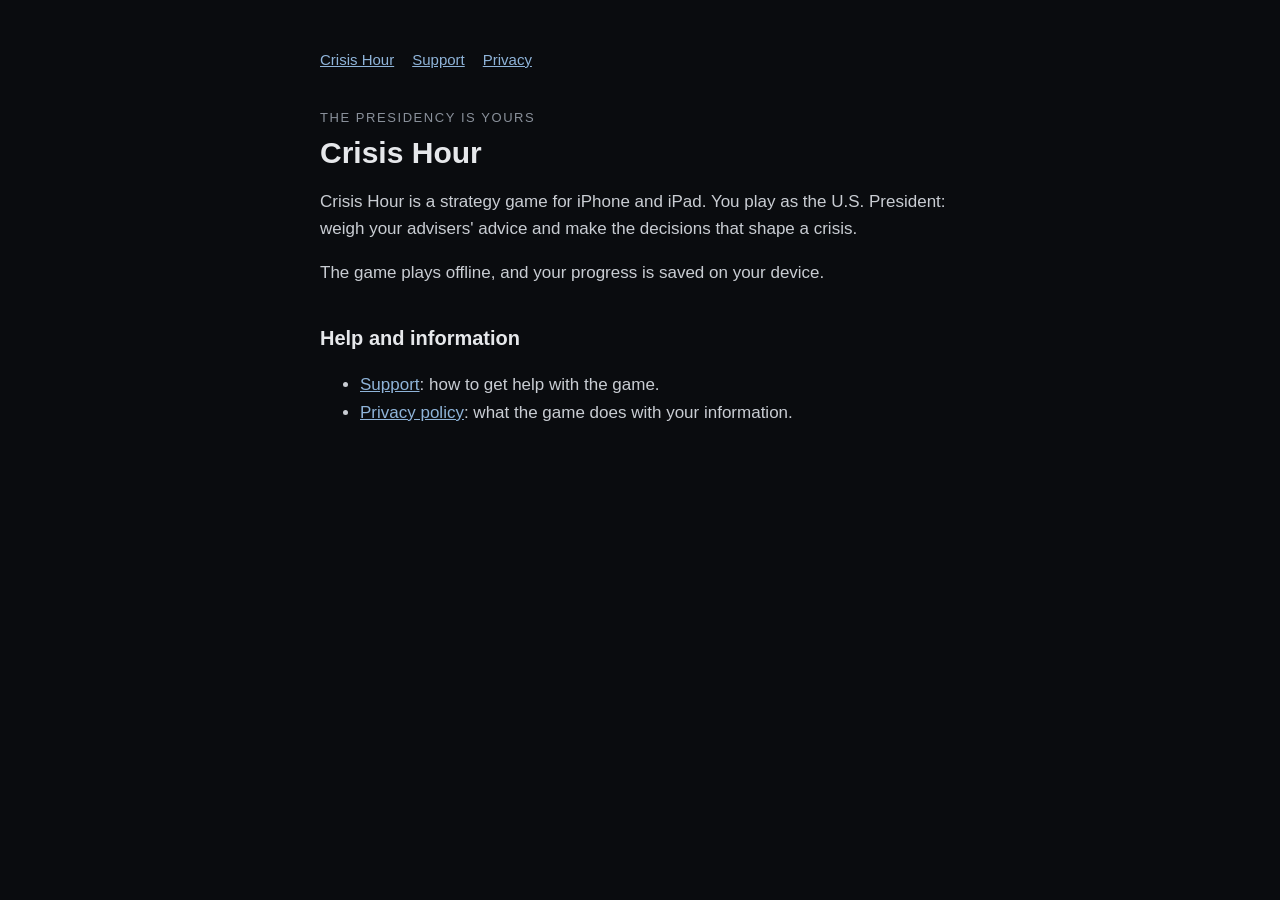
<file: index.html>
<!doctype html>
<html lang="en">
<head>
<meta charset="utf-8">
<meta name="viewport" content="width=device-width, initial-scale=1">
<title>Crisis Hour</title>
<link rel="stylesheet" href="style.css">
</head>
<body>
<main>
<nav><a href="index.html">Crisis Hour</a><a href="support.html">Support</a><a href="privacy.html">Privacy</a></nav>
<p class="kicker">The presidency is yours</p>
<h1>Crisis Hour</h1>
<p>Crisis Hour is a strategy game for iPhone and iPad. You play as the U.S. President: weigh your advisers' advice and make the decisions that shape a crisis.</p>
<p>The game plays offline, and your progress is saved on your device.</p>
<h2>Help and information</h2>
<ul>
<li><a href="support.html">Support</a>: how to get help with the game.</li>
<li><a href="privacy.html">Privacy policy</a>: what the game does with your information.</li>
</ul>
</main>
</body>
</html>
</file>
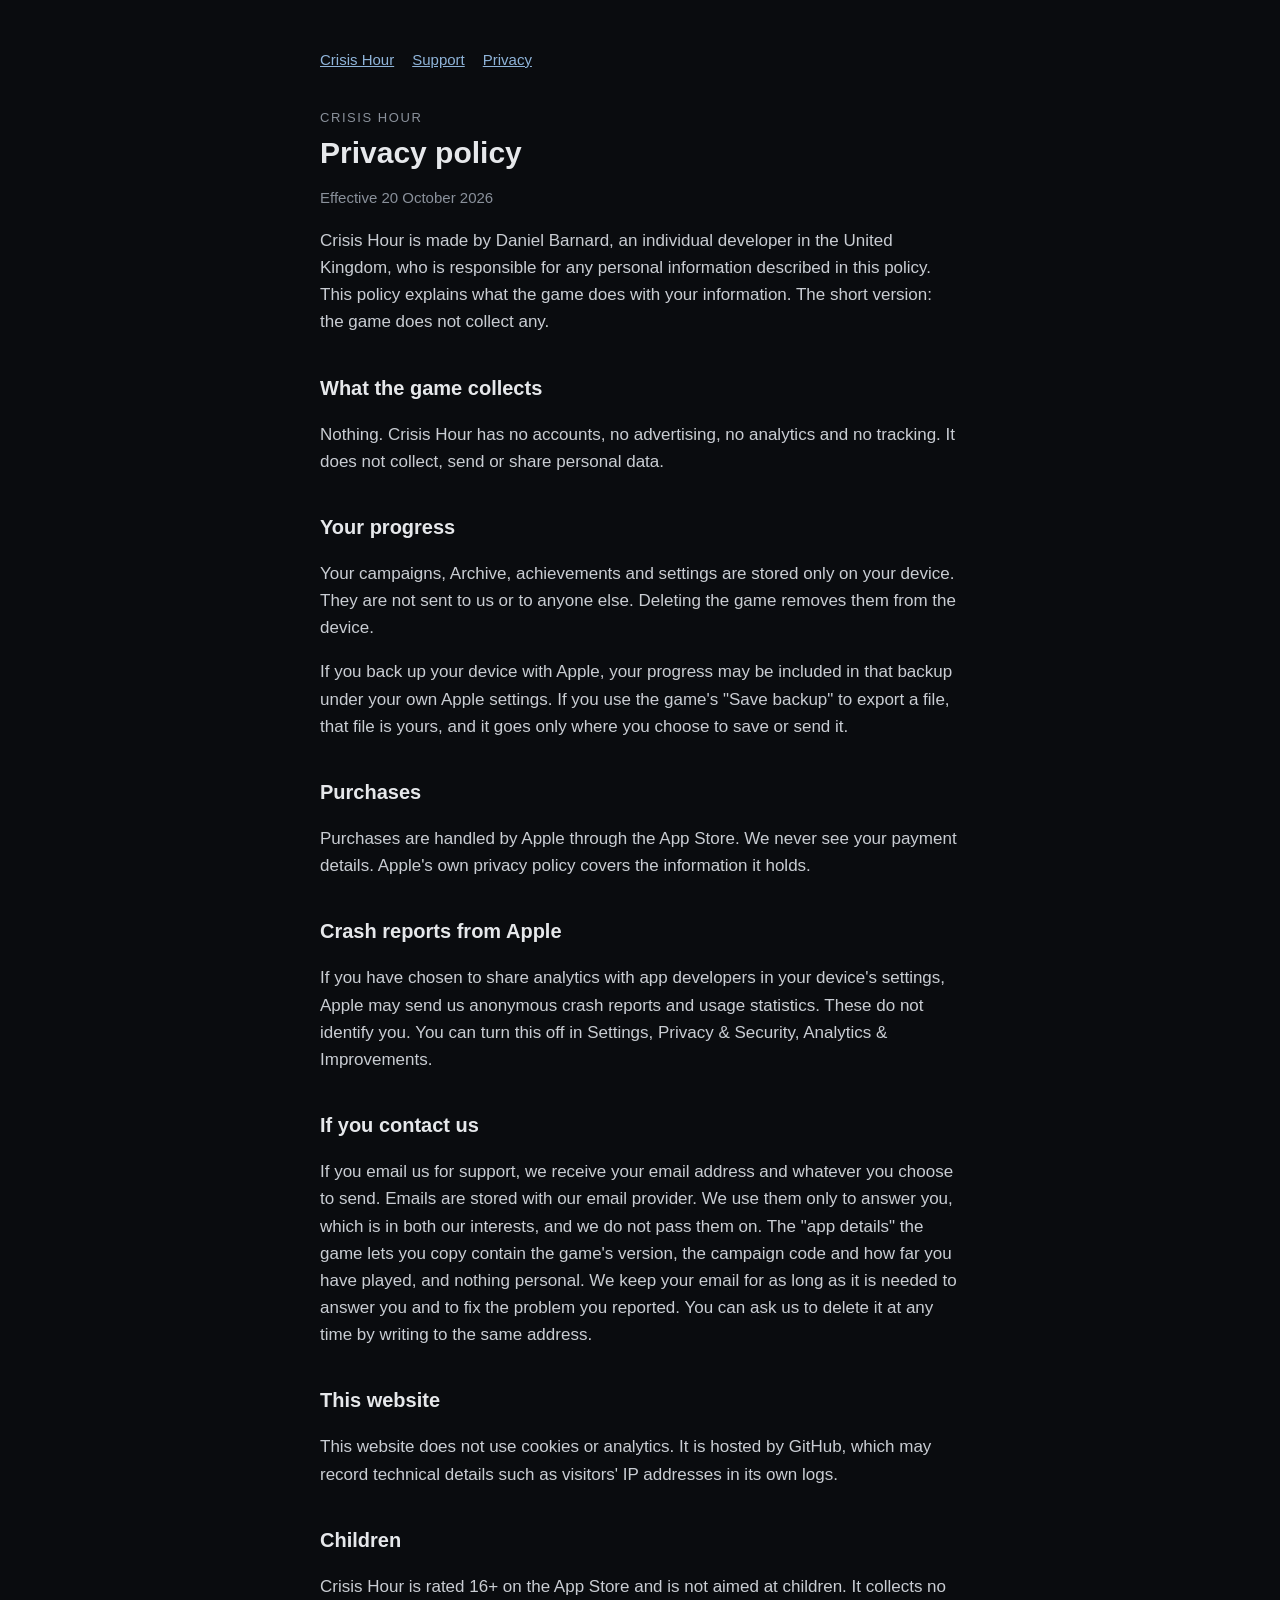
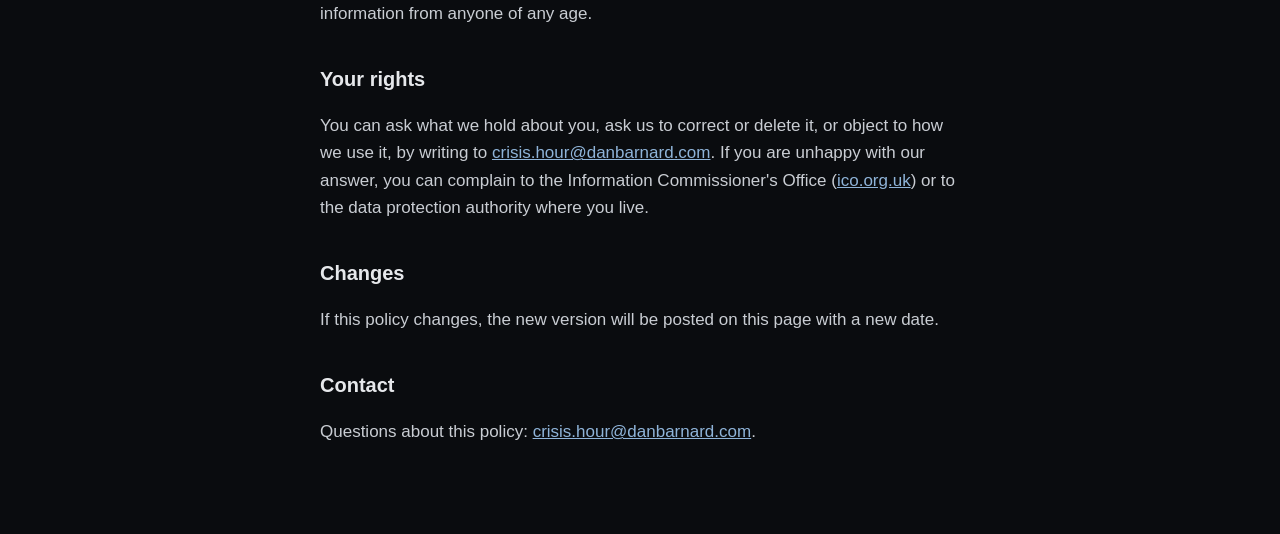
<file: privacy.html>
<!doctype html>
<html lang="en">
<head>
<meta charset="utf-8">
<meta name="viewport" content="width=device-width, initial-scale=1">
<title>Crisis Hour Privacy Policy</title>
<link rel="stylesheet" href="style.css">
</head>
<body>
<main>
<nav><a href="index.html">Crisis Hour</a><a href="support.html">Support</a><a href="privacy.html">Privacy</a></nav>
<p class="kicker">Crisis Hour</p>
<h1>Privacy policy</h1>
<p class="note">Effective 20 October 2026</p>
<p>Crisis Hour is made by Daniel Barnard, an individual developer in the United Kingdom, who is responsible for any personal information described in this policy. This policy explains what the game does with your information. The short version: the game does not collect any.</p>
<h2>What the game collects</h2>
<p>Nothing. Crisis Hour has no accounts, no advertising, no analytics and no tracking. It does not collect, send or share personal data.</p>
<h2>Your progress</h2>
<p>Your campaigns, Archive, achievements and settings are stored only on your device. They are not sent to us or to anyone else. Deleting the game removes them from the device.</p>
<p>If you back up your device with Apple, your progress may be included in that backup under your own Apple settings. If you use the game's "Save backup" to export a file, that file is yours, and it goes only where you choose to save or send it.</p>
<h2>Purchases</h2>
<p>Purchases are handled by Apple through the App Store. We never see your payment details. Apple's own privacy policy covers the information it holds.</p>
<h2>Crash reports from Apple</h2>
<p>If you have chosen to share analytics with app developers in your device's settings, Apple may send us anonymous crash reports and usage statistics. These do not identify you. You can turn this off in Settings, Privacy &amp; Security, Analytics &amp; Improvements.</p>
<h2>If you contact us</h2>
<p>If you email us for support, we receive your email address and whatever you choose to send. Emails are stored with our email provider. We use them only to answer you, which is in both our interests, and we do not pass them on. The "app details" the game lets you copy contain the game's version, the campaign code and how far you have played, and nothing personal. We keep your email for as long as it is needed to answer you and to fix the problem you reported. You can ask us to delete it at any time by writing to the same address.</p>
<h2>This website</h2>
<p>This website does not use cookies or analytics. It is hosted by GitHub, which may record technical details such as visitors' IP addresses in its own logs.</p>
<h2>Children</h2>
<p>Crisis Hour is rated 16+ on the App Store and is not aimed at children. It collects no information from anyone of any age.</p>
<h2>Your rights</h2>
<p>You can ask what we hold about you, ask us to correct or delete it, or object to how we use it, by writing to <a href="mailto:crisis.hour@danbarnard.com?subject=Crisis%20Hour%20privacy">crisis.hour@danbarnard.com</a>. If you are unhappy with our answer, you can complain to the Information Commissioner's Office (<a href="https://ico.org.uk">ico.org.uk</a>) or to the data protection authority where you live.</p>
<h2>Changes</h2>
<p>If this policy changes, the new version will be posted on this page with a new date.</p>
<h2>Contact</h2>
<p>Questions about this policy: <a href="mailto:crisis.hour@danbarnard.com?subject=Crisis%20Hour%20privacy">crisis.hour@danbarnard.com</a>.</p>
</main>
</body>
</html>
</file>
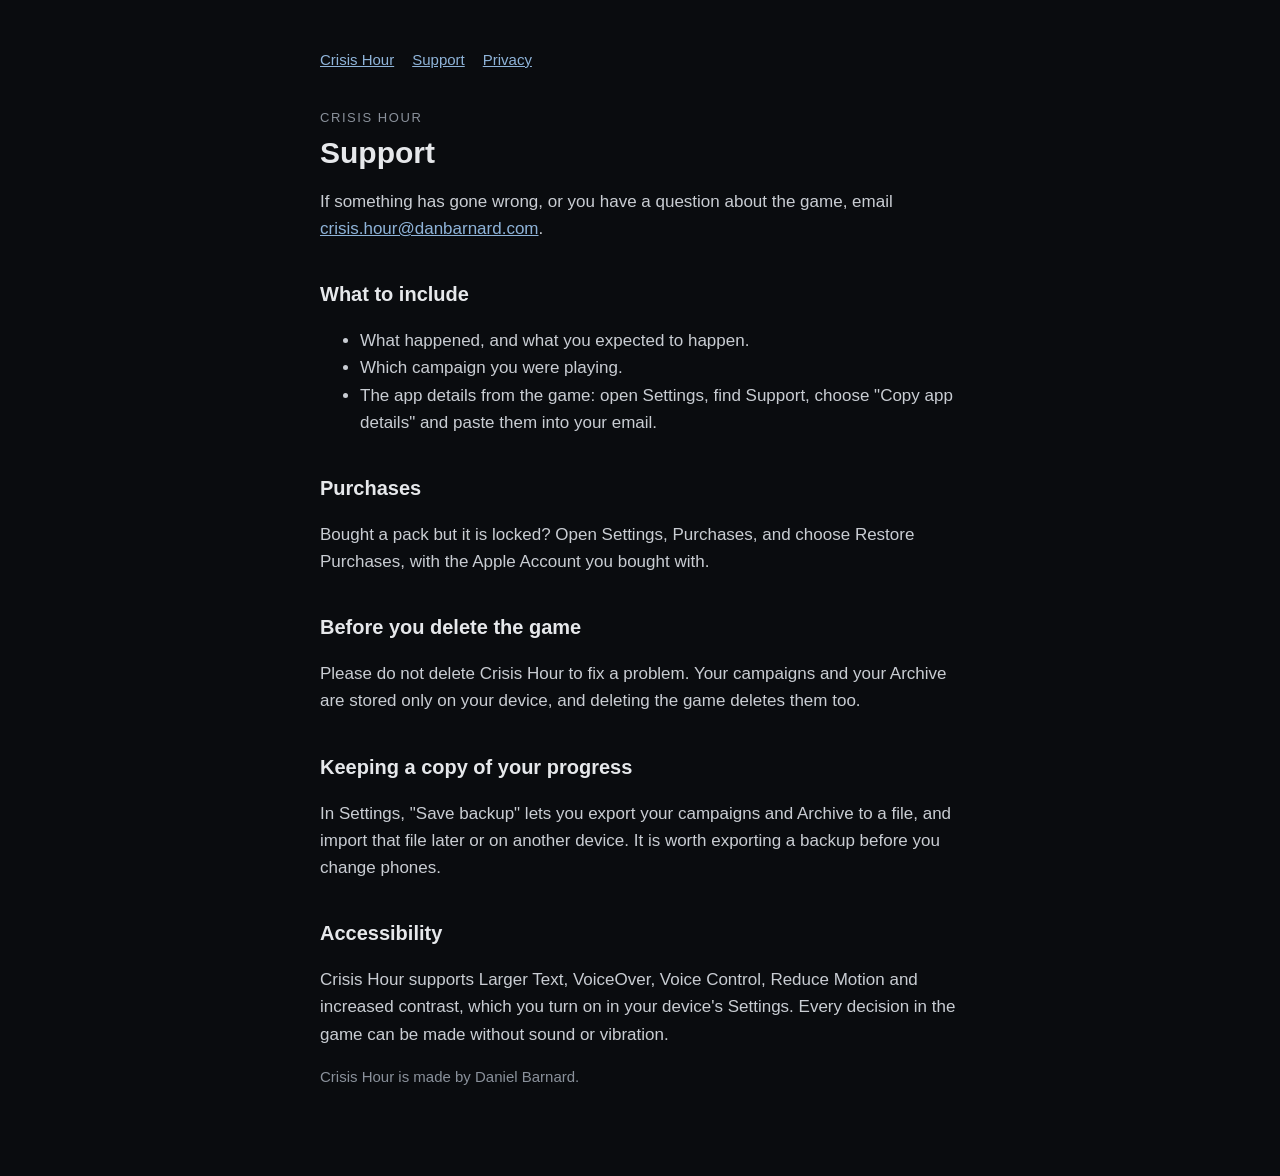
<file: support.html>
<!doctype html>
<html lang="en">
<head>
<meta charset="utf-8">
<meta name="viewport" content="width=device-width, initial-scale=1">
<title>Crisis Hour Support</title>
<link rel="stylesheet" href="style.css">
</head>
<body>
<main>
<nav><a href="index.html">Crisis Hour</a><a href="support.html">Support</a><a href="privacy.html">Privacy</a></nav>
<p class="kicker">Crisis Hour</p>
<h1>Support</h1>
<p>If something has gone wrong, or you have a question about the game, email <a href="mailto:crisis.hour@danbarnard.com?subject=Crisis%20Hour%20support">crisis.hour@danbarnard.com</a>.</p>
<h2>What to include</h2>
<ul>
<li>What happened, and what you expected to happen.</li>
<li>Which campaign you were playing.</li>
<li>The app details from the game: open Settings, find Support, choose "Copy app details" and paste them into your email.</li>
</ul>
<h2>Purchases</h2>
<p>Bought a pack but it is locked? Open Settings, Purchases, and choose Restore Purchases, with the Apple Account you bought with.</p>
<h2>Before you delete the game</h2>
<p>Please do not delete Crisis Hour to fix a problem. Your campaigns and your Archive are stored only on your device, and deleting the game deletes them too.</p>
<h2>Keeping a copy of your progress</h2>
<p>In Settings, "Save backup" lets you export your campaigns and Archive to a file, and import that file later or on another device. It is worth exporting a backup before you change phones.</p>
<h2>Accessibility</h2>
<p>Crisis Hour supports Larger Text, VoiceOver, Voice Control, Reduce Motion and increased contrast, which you turn on in your device's Settings. Every decision in the game can be made without sound or vibration.</p>
<p class="note">Crisis Hour is made by Daniel Barnard.</p>
</main>
</body>
</html>
</file>
<file: style.css>
:root { color-scheme: dark; }
* { box-sizing: border-box; }
body { margin: 0; background: #0A0C0F; color: #E6E8EB; font: 17px/1.6 -apple-system, BlinkMacSystemFont, "Segoe UI", Roboto, Helvetica, Arial, sans-serif; }
main { max-width: 680px; margin: 0 auto; padding: 48px 20px 72px; }
h1 { font-size: 30px; line-height: 1.2; margin: 0 0 8px; }
h2 { font-size: 20px; margin: 36px 0 8px; }
p, li { color: #C9CDD3; }
a { color: #8FB4D9; }
nav { font-size: 15px; margin-bottom: 36px; }
nav a { margin-right: 18px; }
.kicker { font-size: 13px; letter-spacing: 0.12em; text-transform: uppercase; color: #8A919B; margin: 0 0 6px; }
.note { font-size: 15px; color: #8A919B; }
</file>
